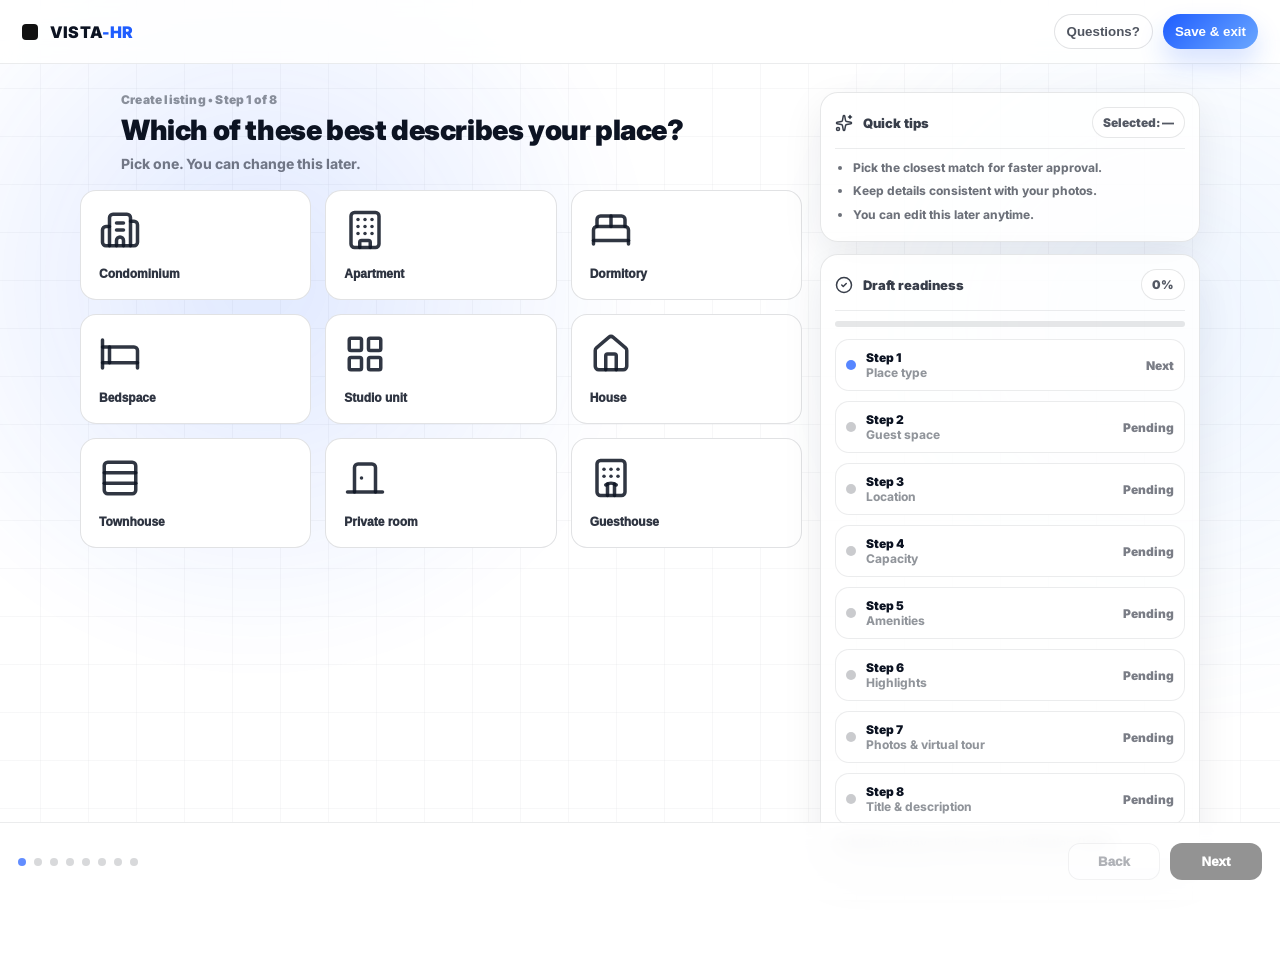
<file: PO-after-signup/listing-wizard/index.html>
<!DOCTYPE html>
<html lang="en">

<head>
    <meta charset="UTF-8" />
    <meta name="viewport" content="width=device-width, initial-scale=1.0" />
    <title>VISTA-HR | Create Listing</title>
    <link rel="icon" href="data:,">
    <link rel="preconnect" href="https://fonts.googleapis.com">
    <link rel="preconnect" href="https://fonts.gstatic.com" crossorigin>
    <link href="https://fonts.googleapis.com/css2?family=Inter:wght@400;600;800;900&display=swap" rel="stylesheet">
    <script src="vendor/lucide.min.js"></script>

    <link rel="stylesheet" href="wizard.css" />
    <link rel="stylesheet" href="transition.css" />
</head>


<body>

    <div class="bg" aria-hidden="true">
        <div class="bg-grid"></div>
        <div class="glow g1"></div>
        <div class="glow g2"></div>
    </div>

    <!--  header -->
    <header class="topbar">
        <div class="brand">
            <span class="logo-box"></span>
            <span class="brand-text">VISTA<span>-HR</span></span>
        </div>

        <div class="top-actions">
            <button class="chip" type="button" id="questionsBtn">Questions?</button>
            <button class="chip primary" type="button" id="saveExitBtn">Save & exit</button>
        </div>
    </header>

    <!-- Only center content swaps -->
    <main class="page">
        <div class="wizard-shell">
            <div class="stage stage-centered">

                <section class="panel panel-main" id="stepHost" data-transition-key="main">
                    <!-- injected sa mga steps-->
                </section>

                <aside class="panel-side" data-transition-key="side">
                    <div class="side-stack">

                        <section class="mini-card">
                            <div class="mini-head">
                                <div class="mini-title"><i data-lucide="sparkles"></i> Quick tips</div>
                                <div class="mini-pill" id="selectedPill">Selected: —</div>
                            </div>
                            <ul class="tips" id="guideTips">
                                <li>Pick the closest match for faster approval.</li>
                                <li>Keep details consistent with your photos.</li>
                                <li>You can edit this later anytime.</li>
                            </ul>
                        </section>

                        <section class="mini-card">
                            <div class="mini-head">
                                <div class="mini-title"><i data-lucide="check-circle-2"></i> Draft readiness</div>
                                <div class="mini-pill"><span id="percentLabel">0%</span></div>
                            </div>

                            <div class="progress-track">
                                <div class="bar" id="progressBar"></div>
                            </div>

                            <div class="checklist" id="sideChecklist"></div>

                            <div class="side-note">
                                Publishing stays <b>locked</b> until verification (later).
                            </div>
                        </section>

                    </div>
                </aside>

            </div>
        </div>
    </main>

    <!-- footer -->
    <footer class="bottombar">
        <div class="progress-bottom" id="dots"></div>
        <div class="nav">
            <button class="btn ghost" id="backBtn" type="button">Back</button>
            <button class="btn solid" id="nextBtn" type="button" disabled>Next</button>
        </div>
    </footer>

    <!-- Overlay (transition) to -->


    <!-- Core scripts naka in order para di magulo -->
    <script src="core/dom.js"></script>
    <script src="core/store.js"></script>
    <script src="core/sidepanel.js"></script>
    <script src="core/transition.js"></script>

    <script src="steps/step1_unit_category.js"></script>
    <script src="steps/step2_space_type.js"></script>
    <script src="steps/step3_location.js"></script>
    <script src="steps/step4_capacity.js"></script>
    <script src="steps/step5_amenities.js"></script>
    <script src="steps/step6_highlights.js"></script>
    <script src="steps/step7_photos.js"></script>
    <script src="steps/step8_details.js"></script>

    <script src="core/bg-motion.js"></script>
    <script src="core/router.js"></script>
    <script>lucide.createIcons();</script>
</body>

</html>
</file>
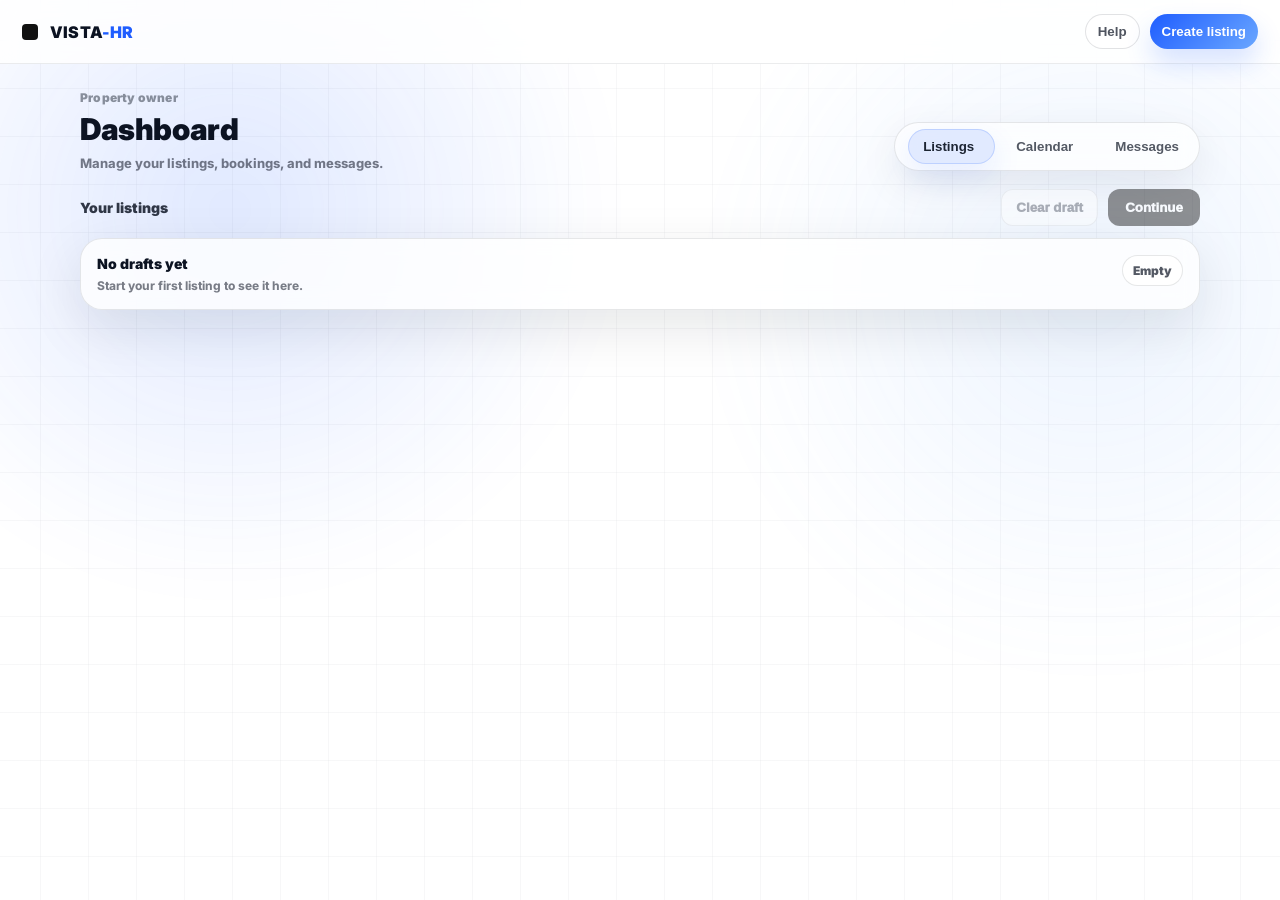
<file: Property-Owner/dashboard/property-owner-dashboard.html>
<!DOCTYPE html>
<html lang="en">

<head>
    <meta charset="UTF-8" />
    <meta name="viewport" content="width=device-width,initial-scale=1.0" />
    <title>VISTA-HR | Property Owner Dashboard</title>

    <link rel="preconnect" href="https://fonts.googleapis.com">
    <link rel="preconnect" href="https://fonts.gstatic.com" crossorigin>
    <link href="https://fonts.googleapis.com/css2?family=Inter:wght@400;600;800;900&display=swap" rel="stylesheet">

    <!-- ✅ use local lucide to avoid unpkg 404 -->
    <script src="/PO-after-signup/listing-wizard/vendor/lucide.min.js"></script>

    <!-- ✅ reuse wizard vibe -->
    <link rel="stylesheet" href="/PO-after-signup/listing-wizard/wizard.css" />
    <link rel="stylesheet" href="/Property-Owner/dashboard/property-owner-dashboard.css" />

</head>

<body>
    <!-- BG (same vibe) -->
    <div class="bg" aria-hidden="true">
        <div class="bg-grid"></div>
        <div class="glow g1"></div>
        <div class="glow g2"></div>
    </div>

    <header class="topbar">
        <div class="brand">
            <span class="logo-box"></span>
            <span class="brand-text">VISTA<span>-HR</span></span>
        </div>

        <div class="top-actions">
            <button class="chip" id="btnHelp" type="button">Help</button>
            <button class="chip primary" id="btnNewListing" type="button">Create listing</button>
        </div>
    </header>

    <main class="dash">
        <div class="dashShell">
            <div class="dashHead">
                <div>
                    <div class="dashKicker">Property owner</div>
                    <h1 class="dashTitle">Dashboard</h1>
                    <p class="dashSub">Manage your listings, bookings, and messages.</p>
                </div>

                <div class="dashTabs" role="tablist">
                    <button class="dashTab isActive" data-tab="listings" type="button">
                        <i data-lucide="home"></i><span>Listings</span>
                    </button>
                    <button class="dashTab" data-tab="calendar" type="button">
                        <i data-lucide="calendar-days"></i><span>Calendar</span>
                    </button>
                    <button class="dashTab" data-tab="messages" type="button">
                        <i data-lucide="messages-square"></i><span>Messages</span>
                    </button>
                    <span class="dashIndicator" id="dashIndicator"></span>
                </div>
            </div>

            <!-- Listings -->
            <section class="dashPanel isActive" id="tab-listings">
                <div class="panelTop">
                    <div class="panelTitle">Your listings</div>
                    <div class="panelActions">
                        <button class="btn ghost" id="btnClearDraft" type="button">Clear draft</button>
                        <button class="btn solid" id="btnContinue" type="button">Continue</button>
                    </div>
                </div>

                <div class="listingGrid" id="listingGrid"></div>
            </section>

            <!-- Calendar -->
            <section class="dashPanel" id="tab-calendar">
                <div class="emptyState">
                    <div class="emptyIcon"><i data-lucide="calendar-days"></i></div>
                    <div class="emptyTitle">Calendar (next)</div>
                    <div class="emptySub">We’ll show booked dates per listing here (mock first, backend later).</div>
                </div>
            </section>

            <!-- Messages -->
            <section class="dashPanel" id="tab-messages">
                <div class="emptyState">
                    <div class="emptyIcon"><i data-lucide="messages-square"></i></div>
                    <div class="emptyTitle">Messages (next)</div>
                    <div class="emptySub">We’ll add inbox + chat UI here (mock first, realtime later).</div>
                </div>
            </section>
        </div>
    </main>

    <!-- ✅ IMPORTANT: load the same store.js used by wizard -->
    <!-- lucide (LOCAL) -->
    <script src="/PO-after-signup/listing-wizard/vendor/lucide.min.js"></script>

    <!-- IMPORTANT: load ListingStore -->
    <script src="/PO-after-signup/listing-wizard/core/store.js"></script>
    <script src="property-owner-dashboard.js"></script>


    </script>
</body>

</html>
</file>
<file: PO-after-signup/listing-wizard/wizard.css>
:root {
    --ink: #0c1322;
    --muted: rgba(12, 19, 34, .60);
    --muted2: rgba(12, 19, 34, .45);
    --line: rgba(12, 19, 34, .10);
    --blue: #1f5dff;
    --blue2: #6aa7ff;

    --radius-xl: 22px;
    --radius-lg: 18px;
    --radius-md: 14px;

    --shadow: 0 18px 55px rgba(12, 19, 34, .10);
    --shadow2: 0 12px 30px rgba(12, 19, 34, .10);
}

* {
    box-sizing: border-box;
}

html,
body {
    height: 100%;
}

body {
    margin: 0;
    font-family: Inter, system-ui, -apple-system, Segoe UI, Roboto, Arial;
    color: var(--ink);
    background: #fff;
}

/* ===== Background (same feel as PO_welcome) ===== */
.bg {
    position: fixed;
    inset: 0;
    z-index: -1;
    overflow: hidden;
}

/* ✅ Support both markup variants:
   - old: .bg-grid
   - current HTML: .grid
*/
.bg .bg-grid,
.bg .grid {
    position: absolute;
    inset: -200px;
    background-image:
        linear-gradient(to right, rgba(12, 19, 34, .06) 1px, transparent 1px),
        linear-gradient(to bottom, rgba(12, 19, 34, .06) 1px, transparent 1px);
    background-size: 48px 48px;
    transform: translateZ(0);
    opacity: .55;
}

.bg .glow {
    position: absolute;
    width: 900px;
    height: 900px;
    border-radius: 999px;
    filter: blur(40px);
    opacity: .22;
}

.bg .g1 {
    left: -220px;
    top: -240px;
    background: radial-gradient(circle, rgba(31, 93, 255, .65), transparent 60%);
}

.bg .g2 {
    right: -260px;
    top: -160px;
    background: radial-gradient(circle, rgba(106, 167, 255, .55), transparent 60%);
}

/* =========================
   BACKGROUND MOTION (glows)
   ========================= */

/* smoother perf */
.bg .glow {
    will-change: transform, opacity;
    transform: translate3d(0, 0, 0);
}

/* big slow float */
.bg .g1 {
    animation: float-g1 12s ease-in-out infinite;
}

.bg .g2 {
    animation: float-g2 14s ease-in-out infinite;
}

/* gentle pulse (optional but nice) */
.bg .glow {
    animation-name: pulse-soft;
    animation-duration: 6s;
    animation-timing-function: ease-in-out;
    animation-iteration-count: infinite;
    animation-direction: alternate;
}

/* combine float + pulse */
.bg .g1 {
    animation: float-g1 12s ease-in-out infinite, pulse-soft 6s ease-in-out infinite alternate;
}

.bg .g2 {
    animation: float-g2 14s ease-in-out infinite, pulse-soft 7s ease-in-out infinite alternate;
}

@keyframes float-g1 {
    0% {
        transform: translate3d(0, 0, 0) scale(1);
    }

    50% {
        transform: translate3d(60px, 40px, 0) scale(1.03);
    }

    100% {
        transform: translate3d(0, 0, 0) scale(1);
    }
}

@keyframes float-g2 {
    0% {
        transform: translate3d(0, 0, 0) scale(1);
    }

    50% {
        transform: translate3d(-70px, 55px, 0) scale(1.04);
    }

    100% {
        transform: translate3d(0, 0, 0) scale(1);
    }
}

@keyframes pulse-soft {
    0% {
        opacity: .18;
    }

    100% {
        opacity: .26;
    }
}

/* accessibility: respect reduced motion */
@media (prefers-reduced-motion: reduce) {

    .bg .g1,
    .bg .g2,
    .bg .glow {
        animation: none !important;
    }
}

/* ===== Topbar ===== */
.topbar {
    height: 64px;
    display: flex;
    align-items: center;
    justify-content: space-between;
    padding: 0 22px;
    border-bottom: 1px solid rgba(12, 19, 34, .08);
    background: rgba(255, 255, 255, .82);
    backdrop-filter: blur(10px);
    position: sticky;
    top: 0;
    z-index: 30;
}

.brand {
    display: flex;
    align-items: center;
    gap: 12px;
}

.logo-box {
    width: 16px;
    height: 16px;
    border-radius: 4px;
    background: #111;
}

.brand-text {
    font-weight: 900;
    letter-spacing: .2px;
}

.brand-text span {
    color: var(--blue);
}

.top-actions {
    display: flex;
    gap: 10px;
}

.chip {
    border: 1px solid rgba(12, 19, 34, .12);
    background: #fff;
    padding: 9px 12px;
    border-radius: 999px;
    font-weight: 800;
    color: rgba(12, 19, 34, .72);
    cursor: pointer;
    transition: transform .14s ease, box-shadow .14s ease, border-color .14s ease;
}

.chip:hover {
    transform: translateY(-1px);
    border-color: rgba(31, 93, 255, .22);
    box-shadow: 0 12px 22px rgba(12, 19, 34, .08);
}

.chip.primary {
    background: linear-gradient(135deg, var(--blue), var(--blue2));
    border: none;
    color: #fff;
    box-shadow: 0 14px 26px rgba(31, 93, 255, .18);
}

/* ===== Page layout ===== */
.page {
    min-height: calc(100vh - 64px - 78px);
    display: flex;
    align-items: center;
    justify-content: center;
    padding: 28px 18px;
}

.wizard-shell {
    width: min(1120px, 96vw);
    margin: 0 auto;
}

.stage {
    display: grid;
    gap: 18px;
}

.stage-centered {
    grid-template-columns: minmax(560px, 1fr) 380px;
    align-items: start;
}

/* ===== Panels ===== */
.panel {
    border-radius: var(--radius-xl);
    border: 1px solid rgba(12, 19, 34, .10);
    background: linear-gradient(180deg, rgba(255, 255, 255, .92), rgba(245, 248, 255, .88));
    box-shadow: var(--shadow);
    backdrop-filter: blur(10px);
    transition: transform .18s ease, box-shadow .18s ease;
}

/* Airbnb-like: main step area is NOT a card */
.panel.panel-main {
    background: transparent;
    border: none;
    box-shadow: none;
    backdrop-filter: none;
    padding: 0;
}

.panel.panel-main:hover {
    transform: none;
    box-shadow: none;
}

.panel:hover {
    transform: translateY(-3px);
    box-shadow: 0 22px 65px rgba(12, 19, 34, .13);
}

.panel-main {
    padding: 18px;
}

.panel-side {
    background: transparent;
    border: none;
    box-shadow: none;
}

.panel-side:hover {
    transform: none;
    box-shadow: none;
}

.panel-head {
    padding-bottom: 12px;
    border-bottom: 1px solid rgba(12, 19, 34, .08);
    margin-bottom: 14px;
}

.panel-kicker {
    font-size: 12px;
    font-weight: 900;
    color: rgba(12, 19, 34, .52);
    letter-spacing: .2px;
    margin-bottom: 6px;
}

/* ===== Airbnb-style step header ===== */
.step-header {
    margin-bottom: 18px;
}

.step-kicker {
    font-size: 12px;
    font-weight: 900;
    color: rgba(12, 19, 34, .45);
    letter-spacing: .2px;
    margin-bottom: 6px;
}

.step-title {
    margin: 0;
    font-size: 28px;
    font-weight: 950;
    letter-spacing: -.4px;
    color: var(--ink);
}

.step-sub {
    margin: 8px 0 0;
    font-size: 14px;
    font-weight: 750;
    color: rgba(12, 19, 34, .55);
}

.title {
    margin: 0;
    font-size: 22px;
    font-weight: 950;
    letter-spacing: -.3px;
}

.sub {
    margin: 10px 0 0;
    color: rgba(12, 19, 34, .55);
    font-weight: 750;
    font-size: 13px;
}

/* ===== Cards grid ===== */
.grid {
    margin-top: 14px;
    display: grid;
    grid-template-columns: repeat(3, 1fr);
    gap: 14px;
}

.grid-2 {
    grid-template-columns: repeat(2, 1fr);
}

.card {
    border: 1px solid rgba(12, 19, 34, .12);
    border-radius: 16px;
    padding: 12px 12px;
    background: #fff;
    text-align: left;
    cursor: pointer;
    transition: transform .16s ease, box-shadow .16s ease, border-color .16s ease;
    min-height: 84px;
    display: flex;
    flex-direction: column;
    justify-content: center;
    gap: 6px;
}

.card:hover {
    transform: translateY(-2px);
    box-shadow: var(--shadow2);
    border-color: rgba(31, 93, 255, .22);
}

.card.selected {
    border-color: rgba(31, 93, 255, .55);
    box-shadow: 0 18px 45px rgba(31, 93, 255, .14);
}

.card .card-ic {
    width: 30px;
    height: 30px;
    margin-bottom: 6px;
    color: rgba(12, 19, 34, .85);
    display: block;
}

.card .label {
    font-weight: 950;
    font-size: 12px;
    color: rgba(12, 19, 34, .86);
}

.card .desc {
    margin-top: 4px;
    font-size: 12px;
    font-weight: 750;
    color: rgba(12, 19, 34, .55);
    line-height: 1.35;
}

/* Step 1: bigger icons to utilize space */
#typeGrid .card {
    padding: 18px;
    min-height: 104px;
    display: flex;
    flex-direction: column;
    justify-content: center;
    gap: 8px;
}

#typeGrid .card-ic {
    width: 42px;
    height: 42px;
    margin-bottom: 8px;
}

/* ===== Side stack ===== */
.side-stack {
    display: grid;
    gap: 12px;
    position: sticky;
    top: 88px;
}

.mini-card {
    border-radius: var(--radius-lg);
    border: 1px solid rgba(12, 19, 34, .10);
    background: rgba(255, 255, 255, .86);
    box-shadow: 0 14px 40px rgba(12, 19, 34, .08);
    padding: 14px 14px 12px;
    transition: transform .16s ease, box-shadow .16s ease, border-color .16s ease;
}

.mini-card:hover {
    transform: translateY(-2px);
    border-color: rgba(31, 93, 255, .18);
    box-shadow: 0 18px 55px rgba(12, 19, 34, .11);
}

.mini-head {
    display: flex;
    align-items: center;
    justify-content: space-between;
    gap: 10px;
    padding-bottom: 10px;
    border-bottom: 1px solid rgba(12, 19, 34, .08);
    margin-bottom: 10px;
}

.mini-title {
    display: flex;
    align-items: center;
    gap: 10px;
    font-weight: 950;
    font-size: 13px;
    color: rgba(12, 19, 34, .82);
}

.mini-title svg {
    width: 18px;
    height: 18px;
}

.mini-pill {
    padding: 7px 10px;
    border-radius: 999px;
    border: 1px solid rgba(12, 19, 34, .10);
    background: rgba(255, 255, 255, .75);
    font-weight: 950;
    font-size: 12px;
    color: rgba(12, 19, 34, .70);
    white-space: nowrap;
}

.tips {
    margin: 8px 0 0;
    padding-left: 18px;
    color: rgba(12, 19, 34, .60);
    font-weight: 750;
    font-size: 12px;
    line-height: 1.45;
}

.tips li {
    margin: 6px 0;
}

/* readiness */
.progress-track {
    margin-top: 10px;
    height: 6px;
    background: rgba(12, 19, 34, .10);
    border-radius: 999px;
    overflow: hidden;
}

.bar {
    height: 100%;
    width: 0%;
    background: linear-gradient(135deg, var(--blue), var(--blue2));
    transition: width 380ms cubic-bezier(.2, .9, .2, 1);
}

.checklist {
    margin-top: 12px;
    display: grid;
    gap: 10px;
}

.cl-item {
    display: flex;
    align-items: center;
    justify-content: space-between;
    gap: 10px;
    padding: 10px 10px;
    border-radius: 14px;
    border: 1px solid rgba(12, 19, 34, .08);
    background: rgba(255, 255, 255, .70);
}

.cl-left {
    display: flex;
    align-items: center;
    gap: 10px;
}

.cl-dot {
    width: 10px;
    height: 10px;
    border-radius: 999px;
    background: rgba(12, 19, 34, .22);
}

.cl-text {
    display: flex;
    flex-direction: column;
}

.cl-t {
    font-weight: 950;
    font-size: 12px;
}

.cl-s {
    font-weight: 750;
    font-size: 12px;
    color: rgba(12, 19, 34, .45);
}

.cl-state {
    font-weight: 950;
    font-size: 12px;
    color: rgba(12, 19, 34, .55);
}

.cl-item.active .cl-dot {
    background: rgba(31, 93, 255, .75);
}

.cl-item.done .cl-dot {
    background: rgba(34, 197, 94, .80);
}

.cl-item.locked .cl-dot {
    background: rgba(12, 19, 34, .18);
}

.side-note {
    margin-top: 10px;
    font-size: 12px;
    font-weight: 750;
    color: rgba(12, 19, 34, .55);
}

/* ===== Footer ===== */
.bottombar {
    height: 78px;
    border-top: 1px solid rgba(12, 19, 34, .08);
    background: rgba(255, 255, 255, .82);
    backdrop-filter: blur(10px);
    display: flex;
    align-items: center;
    justify-content: space-between;
    padding: 0 18px;
    position: sticky;
    bottom: 0;
    z-index: 30;
}

.progress-bottom {
    display: flex;
    gap: 8px;
    align-items: center;
}

.dot {
    width: 8px;
    height: 8px;
    border-radius: 999px;
    background: rgba(12, 19, 34, .16);
}

.dot.active {
    background: rgba(31, 93, 255, .70);
}

.nav {
    display: flex;
    gap: 10px;
}

.btn {
    border-radius: 12px;
    padding: 10px 14px;
    font-weight: 950;
    cursor: pointer;
    border: 1px solid rgba(12, 19, 34, .12);
    background: #fff;
    color: rgba(12, 19, 34, .72);
    min-width: 92px;
    transition: transform .15s ease, filter .15s ease, border-color .15s ease;
}

.btn:disabled {
    opacity: .45;
    cursor: not-allowed;
    transform: none;
}

.btn.ghost:hover {
    border-color: rgba(31, 93, 255, .22);
    transform: translateY(-1px);
}

.btn.solid {
    border: none;
    color: #fff;
    background: #111;
}

.btn.solid:hover {
    filter: brightness(1.05);
    transform: translateY(-1px);
}

@media (max-width: 980px) {
    .page {
        align-items: flex-start;
    }

    .stage-centered {
        grid-template-columns: 1fr;
    }

    .side-stack {
        position: static;
    }

    .grid {
        grid-template-columns: repeat(2, 1fr);
    }
}

/* ===============================
   STEP 2 – FORCE ROW LAYOUT
   =============================== */

#spaceGrid {
    display: grid;
    grid-template-columns: 1fr !important;
    gap: 14px;
}

/* constrain width like Airbnb */
#stepHost .step-header,
#spaceGrid {
    max-width: 640px;
    margin-left: auto;
    margin-right: auto;
}

#spaceGrid .card {
    display: flex;
    align-items: center;
    justify-content: space-between;
    padding: 18px 20px;
    min-height: 96px;
    text-align: left;
    flex-direction: row !important;
    border-radius: 14px;
}

#spaceGrid .card .label {
    font-size: 15px;
}

#spaceGrid .card .desc {
    font-size: 13px;
    line-height: 1.45;
}

#spaceGrid .card-ic {
    width: 34px;
    height: 34px;
}

/* ===============================
   ICON MICRO-ANIMATION (ON SELECT)
   =============================== */
.card-ic {
    transition: transform 260ms cubic-bezier(.2, .9, .2, 1), color 200ms ease;
    transform-origin: center;
}

.card.selected .card-ic {
    animation: icon-pop 360ms cubic-bezier(.2, .9, .2, 1);
}

@keyframes icon-pop {
    0% {
        transform: scale(1);
    }

    40% {
        transform: scale(1.18) rotate(-4deg);
    }

    70% {
        transform: scale(0.96) rotate(2deg);
    }

    100% {
        transform: scale(1);
    }
}

/* =========================
   (Optional legacy) Location map styles
   If you re-enable maps later
   ========================= */
.loc-stage {
    max-width: 820px;
    margin: 0 auto;
}

.loc-map {
    position: relative;
    border-radius: 18px;
    overflow: hidden;
    border: 1px solid rgba(12, 19, 34, .10);
    background: rgba(255, 255, 255, .65);
}

.map-canvas {
    height: 430px;
}

.map-placeholder {
    height: 100%;
    display: flex;
    flex-direction: column;
    align-items: center;
    justify-content: center;
    gap: 8px;
    color: rgba(12, 19, 34, .65);
}

.map-placeholder.small {
    font-size: 12px;
}

.mp-title {
    font-weight: 900;
    color: rgba(12, 19, 34, .82);
}

.mp-sub {
    max-width: 460px;
    text-align: center;
    font-weight: 650;
}

.loc-searchbar {
    position: absolute;
    left: 18px;
    right: 18px;
    top: 18px;
    display: flex;
    align-items: center;
    gap: 10px;
    padding: 12px 14px;
    border-radius: 999px;
    border: 1px solid rgba(12, 19, 34, .10);
    background: rgba(255, 255, 255, .92);
    box-shadow: 0 18px 40px rgba(12, 19, 34, .10);
}

.loc-ic {
    width: 18px;
    height: 18px;
    opacity: .9;
}

.loc-input {
    flex: 1;
    border: none;
    outline: none;
    background: transparent;
    font-weight: 750;
    font-size: 14px;
}

/* ✅ IMPORTANT: scope the old "field with border-bottom" ONLY to loc-form */
.loc-form .field {
    display: flex;
    flex-direction: column;
    gap: 8px;
    padding: 10px 0;
    border-bottom: 1px solid rgba(12, 19, 34, .08);
}

.loc-form .field:last-child {
    border-bottom: none;
}

/* =========================
   Step 3 form polish (FINAL)
   ========================= */

.formCard {
    background: rgba(255, 255, 255, .78);
    border: 1px solid var(--line);
    border-radius: var(--radius-xl);
    box-shadow: var(--shadow);
    padding: 22px;
    backdrop-filter: blur(10px);
}

/* grid layout */
.formGrid {
    display: grid;
    grid-template-columns: 1fr 1fr;
    gap: 18px;
}

.field {
    display: flex;
    flex-direction: column;
    gap: 8px;
}

.field.full {
    grid-column: 1 / -1;
}

.labelRow {
    display: flex;
    align-items: center;
    gap: 10px;
}

.field label {
    font-size: 12px;
    font-weight: 700;
    color: var(--muted);
}

.field input,
.field select {
    width: 100%;
    padding: 14px 14px;
    border-radius: 14px;
    border: 1px solid rgba(12, 19, 34, .14);
    background: rgba(255, 255, 255, .92);
    color: var(--ink);
    font: inherit;
    outline: none;
    transition: border-color .18s ease, box-shadow .18s ease, transform .18s ease;
}

.field input:hover,
.field select:hover {
    transform: translateY(-1px);
    border-color: rgba(12, 19, 34, .18);
}

.field input:focus,
.field select:focus {
    border-color: rgba(31, 93, 255, .65);
    box-shadow: 0 0 0 4px rgba(31, 93, 255, .12);
    transform: translateY(-1px);
}

/* ✅ Custom select wrapper (cleaner + chevron animation) */
.selectWrap {
    position: relative;
}

.selectWrap select {
    appearance: none;
    -webkit-appearance: none;
    padding-right: 52px;
    cursor: pointer;
}

/* Chevron */
.selectWrap::after {
    content: "";
    position: absolute;
    right: 18px;
    top: 50%;
    width: 10px;
    height: 10px;
    border-right: 2px solid rgba(12, 19, 34, .55);
    border-bottom: 2px solid rgba(12, 19, 34, .55);
    transform: translateY(-50%) rotate(45deg);
    pointer-events: none;
    transition: transform .18s ease, opacity .18s ease;
    opacity: .85;
}

.selectWrap:focus-within::after {
    transform: translateY(-50%) rotate(225deg);
    opacity: 1;
}

/* Divider */
.divider.full {
    height: 1px;
    background: rgba(12, 19, 34, .08);
    margin: 4px 0;
}

/* Preview */
.previewTitle {
    font-weight: 900;
    font-size: 12px;
    color: rgba(12, 19, 34, .70);
}

.previewLine {
    font-weight: 850;
    margin-top: 6px;
    color: rgba(12, 19, 34, .90);
}

.previewHint {
    margin-top: 4px;
    font-size: 12px;
    color: rgba(12, 19, 34, .55);
}

/* Tooltip icon (Metro Manila scope) */
.hintIcon {
    width: 18px;
    height: 18px;
    border-radius: 999px;
    border: 1px solid rgba(12, 19, 34, .14);
    display: inline-flex;
    align-items: center;
    justify-content: center;
    font-size: 12px;
    font-weight: 800;
    color: rgba(12, 19, 34, .55);
    cursor: help;
    position: relative;
    transition: transform .18s ease, border-color .18s ease, color .18s ease;
}

.hintIcon:hover,
.hintIcon:focus {
    transform: translateY(-1px);
    border-color: rgba(31, 93, 255, .35);
    color: rgba(31, 93, 255, .85);
    outline: none;
}

.hintIcon::after {
    content: attr(data-tip);
    position: absolute;
    left: 50%;
    top: -10px;
    transform: translate(-50%, -100%);
    width: 270px;
    padding: 10px 12px;
    border-radius: 12px;
    background: rgba(12, 19, 34, .92);
    color: rgba(255, 255, 255, .92);
    font-size: 12px;
    line-height: 1.35;
    box-shadow: 0 16px 40px rgba(12, 19, 34, .22);
    opacity: 0;
    pointer-events: none;
    transition: opacity .16s ease, transform .16s ease;
}

.hintIcon::before {
    content: "";
    position: absolute;
    left: 50%;
    top: -10px;
    transform: translate(-50%, -2px);
    border: 8px solid transparent;
    border-top-color: rgba(12, 19, 34, .92);
    opacity: 0;
    transition: opacity .16s ease;
}

.hintIcon:hover::after,
.hintIcon:focus::after {
    opacity: 1;
    transform: translate(-50%, -110%);
}

.hintIcon:hover::before,
.hintIcon:focus::before {
    opacity: 1;
}

@media (max-width: 980px) {
    .formGrid {
        grid-template-columns: 1fr;
    }
}

/* Bg moving blobs by JS */
.bg .glow {
    will-change: transform;
    transform: translate3d(0, 0, 0);
}

@media (prefers-reduced-motion: reduce) {
    .bg .glow {
        transform: none !important;
    }
}


/* ===== Step 4 – Capacity ===== */
.capCard {
    max-width: 640px;
    margin: 0 auto;
}

.cap-row {
    display: flex;
    justify-content: space-between;
    align-items: center;
    padding: 18px 0;
    border-bottom: 1px solid rgba(0, 0, 0, .08);
}

.cap-row:last-child {
    border-bottom: none;
}

.cap-left {
    max-width: 60%;
}

.cap-title {
    font-weight: 900;
}

.cap-sub {
    font-size: 12px;
    color: rgba(0, 0, 0, .55);
    margin-top: 4px;
}

.cap-right {
    display: flex;
    flex-direction: column;
    align-items: flex-end;
    gap: 6px;
}

.cap-value {
    font-weight: 800;
}

.cap-stepper {
    display: flex;
    align-items: center;
    gap: 12px;
}

.step-btn {
    width: 34px;
    height: 34px;
    border-radius: 50%;
    border: 1px solid rgba(0, 0, 0, .14);
    background: #fff;
    font-size: 18px;
    cursor: pointer;
}

.step-val {
    min-width: 32px;
    text-align: center;
    font-weight: 800;
}

/* placeholder readable */
.formCard input::placeholder,
.field input::placeholder {
    color: rgba(12, 19, 34, .45);
}

/* keep background stable on hover */
.formCard input:hover,
.formCard select:hover,
.field input:hover,
.field select:hover {
    background: rgba(255, 255, 255, .92);
}

/* =========================
   Step 4: +/- hover polish
   ========================= */
.qtyBtn {
    position: relative;
    overflow: hidden;
    transition: transform .14s ease, box-shadow .14s ease, border-color .14s ease, background .14s ease;
}

.qtyBtn:hover {
    transform: translateY(-1px) scale(1.04);
    border-color: rgba(31, 93, 255, .28);
    box-shadow: 0 12px 24px rgba(12, 19, 34, .10);
}

.qtyBtn:active {
    transform: translateY(0) scale(.98);
    box-shadow: 0 8px 16px rgba(12, 19, 34, .10);
}

/* subtle shine sweep */
.qtyBtn::after {
    content: "";
    position: absolute;
    inset: -40% -60%;
    background: linear-gradient(120deg, transparent 35%, rgba(31, 93, 255, .12), transparent 65%);
    transform: translateX(-40%) rotate(10deg);
    opacity: 0;
    transition: opacity .18s ease, transform .28s ease;
    pointer-events: none;
}

.qtyBtn:hover::after {
    opacity: 1;
    transform: translateX(40%) rotate(10deg);
}

/* =========================
   Step 4: Bathrooms title row
   ========================= */
.cap-titleRow {
    display: flex;
    align-items: center;
    gap: 10px;
}

/* tooltip icon (re-use your style but tuned for Step 4 spacing) */
.cap-titleRow .hintIcon {
    width: 18px;
    height: 18px;
    border-radius: 999px;
    border: 1px solid rgba(12, 19, 34, .14);
    display: inline-flex;
    align-items: center;
    justify-content: center;
    font-size: 12px;
    font-weight: 900;
    color: rgba(12, 19, 34, .55);
    background: rgba(255, 255, 255, .85);
    cursor: help;
    position: relative;
    transition: transform .18s ease, border-color .18s ease, color .18s ease;
}

.cap-titleRow .hintIcon:hover,
.cap-titleRow .hintIcon:focus {
    transform: translateY(-1px);
    border-color: rgba(31, 93, 255, .35);
    color: rgba(31, 93, 255, .85);
    outline: none;
}

.cap-titleRow .hintIcon::after {
    content: attr(data-tip);
    position: absolute;
    left: 50%;
    top: -10px;
    transform: translate(-50%, -100%);
    width: 280px;
    padding: 10px 12px;
    border-radius: 12px;
    background: rgba(12, 19, 34, .92);
    color: rgba(255, 255, 255, .92);
    font-size: 12px;
    line-height: 1.35;
    box-shadow: 0 16px 40px rgba(12, 19, 34, .22);
    opacity: 0;
    pointer-events: none;
    transition: opacity .16s ease, transform .16s ease;
    z-index: 50;
}

.cap-titleRow .hintIcon::before {
    content: "";
    position: absolute;
    left: 50%;
    top: -10px;
    transform: translate(-50%, -2px);
    border: 8px solid transparent;
    border-top-color: rgba(12, 19, 34, .92);
    opacity: 0;
    transition: opacity .16s ease;
    z-index: 51;
}

.cap-titleRow .hintIcon:hover::after,
.cap-titleRow .hintIcon:focus::after {
    opacity: 1;
    transform: translate(-50%, -112%);
}

.cap-titleRow .hintIcon:hover::before,
.cap-titleRow .hintIcon:focus::before {
    opacity: 1;
}

/* =========================
   STEP 5 – Amenities (Tabs)
   ========================= */
.amenShell {
    max-width: 720px;
    margin: 0 auto;
}

.amenTabs {
    position: relative;
    display: grid;
    grid-template-columns: repeat(3, 1fr);
    gap: 8px;
    padding: 6px;
    border-radius: 999px;
    border: 1px solid rgba(12, 19, 34, .10);
    background: rgba(255, 255, 255, .72);
    box-shadow: 0 14px 34px rgba(12, 19, 34, .08);
    backdrop-filter: blur(10px);
}

.amenTab {
    position: relative;
    z-index: 2;
    border: none;
    background: transparent;
    padding: 10px 12px;
    border-radius: 999px;
    font-weight: 950;
    font-size: 12px;
    color: rgba(12, 19, 34, .62);
    cursor: pointer;
    transition: transform .14s ease, color .14s ease;
}

.amenTab:hover {
    transform: translateY(-1px);
    color: rgba(12, 19, 34, .80);
}

.amenTab.isActive {
    color: rgba(12, 19, 34, .90);
}

.amenIndicator {
    position: absolute;
    inset: 6px auto 6px 6px;
    width: 33%;
    border-radius: 999px;
    background: rgba(255, 255, 255, .90);
    box-shadow: 0 16px 40px rgba(12, 19, 34, .10);
    border: 1px solid rgba(12, 19, 34, .08);
    transition: transform 420ms cubic-bezier(.2, .9, .2, 1), width 420ms cubic-bezier(.2, .9, .2, 1);
    z-index: 1;
}

.amenPanel {
    margin-top: 14px;
}

.amenMeta {
    display: flex;
    flex-direction: column;
    gap: 6px;
    margin: 14px 0 10px;
}

.amenTitle {
    font-weight: 950;
    font-size: 14px;
    color: rgba(12, 19, 34, .90);
}

.amenHint {
    font-weight: 750;
    font-size: 12px;
    color: rgba(12, 19, 34, .55);
}

/* Amenity cards: reuse your .card but tighten spacing */
.amenCard {
    min-height: 92px;
}

.amenCard .card-ic {
    width: 34px;
    height: 34px;
}

/* footer */
.amenFooter {
    margin-top: 12px;
    display: flex;
    align-items: center;
    justify-content: space-between;
    gap: 10px;
    padding-top: 12px;
    border-top: 1px solid rgba(12, 19, 34, .08);
}

.amenCount {
    font-weight: 900;
    color: rgba(12, 19, 34, .75);
}

.amenNote {
    font-weight: 750;
    font-size: 12px;
    color: rgba(12, 19, 34, .50);
}

/* =========================
   STEP 5 – Search + Scroll
   ========================= */
.amenTop {
    display: flex;
    align-items: flex-end;
    justify-content: space-between;
    gap: 14px;
    margin-top: 12px;
}

.amenSearch {
    flex: 0 0 320px;
    display: flex;
    align-items: center;
    gap: 10px;
    padding: 10px 12px;
    border-radius: 999px;
    border: 1px solid rgba(12, 19, 34, .10);
    background: rgba(255, 255, 255, .82);
    box-shadow: 0 12px 28px rgba(12, 19, 34, .08);
    backdrop-filter: blur(10px);
    transition: transform .14s ease, border-color .14s ease, box-shadow .14s ease;
}

.amenSearch:hover {
    transform: translateY(-1px);
    border-color: rgba(31, 93, 255, .18);
    box-shadow: 0 16px 36px rgba(12, 19, 34, .10);
}

.amenSearchIc {
    width: 18px;
    height: 18px;
    opacity: .75;
}

.amenSearchInput {
    flex: 1;
    border: none;
    outline: none;
    background: transparent;
    font-weight: 800;
    font-size: 13px;
    color: rgba(12, 19, 34, .85);
}

.amenSearchClear {
    width: 26px;
    height: 26px;
    border-radius: 999px;
    border: 1px solid rgba(12, 19, 34, .10);
    background: rgba(255, 255, 255, .85);
    cursor: pointer;
    font-weight: 900;
    line-height: 0;
    display: grid;
    place-items: center;
    opacity: .35;
    transition: transform .14s ease, opacity .14s ease, border-color .14s ease;
}

.amenSearchClear:hover {
    opacity: 1;
    transform: scale(1.05);
    border-color: rgba(31, 93, 255, .22);
}

/* This is the key: scroll area inside step (no page stretching) */
.amenScroll {
    margin-top: 10px;
    padding-right: 4px;
    /* space for scrollbar */
    overflow: auto;
    border-radius: 14px;
    /* fit inside viewport: header + tabs + footer are fixed/sticky */
    max-height: calc(100vh - 64px - 78px - 220px);
}

/* nice scrollbar */
.amenScroll::-webkit-scrollbar {
    width: 10px;
}

.amenScroll::-webkit-scrollbar-thumb {
    background: rgba(12, 19, 34, .16);
    border-radius: 999px;
    border: 2px solid rgba(255, 255, 255, .75);
}

.amenScroll::-webkit-scrollbar-thumb:hover {
    background: rgba(12, 19, 34, .22);
}

/* empty state */
.amenEmpty {
    border: 1px dashed rgba(12, 19, 34, .16);
    border-radius: 16px;
    background: rgba(255, 255, 255, .75);
    padding: 22px;
    text-align: center;
    color: rgba(12, 19, 34, .65);
}

.amenEmptyTitle {
    font-weight: 950;
    margin-bottom: 6px;
    color: rgba(12, 19, 34, .85);
}

.amenEmptySub {
    font-weight: 750;
    font-size: 12px;
    color: rgba(12, 19, 34, .55);
}

@media (max-width: 980px) {
    .amenTop {
        flex-direction: column;
        align-items: stretch;
    }

    .amenSearch {
        flex: 1 1 auto;
    }

    .amenScroll {
        max-height: calc(100vh - 64px - 78px - 260px);
    }
}


/* =========================
   STEP 6 – Highlights (chips)
   ========================= */
.hlShell {
    max-width: 720px;
    margin: 0 auto;
}

.hlTop {
    display: flex;
    align-items: center;
    justify-content: space-between;
    gap: 12px;
    margin-top: 12px;
    margin-bottom: 12px;
}

.hlSearch {
    flex: 1;
    max-width: 420px;
    display: flex;
    align-items: center;
    gap: 10px;
    padding: 10px 12px;
    border-radius: 999px;
    border: 1px solid rgba(12, 19, 34, .10);
    background: rgba(255, 255, 255, .82);
    box-shadow: 0 12px 28px rgba(12, 19, 34, .08);
    backdrop-filter: blur(10px);
    transition: transform .14s ease, border-color .14s ease, box-shadow .14s ease;
}

.hlSearch:hover {
    transform: translateY(-1px);
    border-color: rgba(31, 93, 255, .18);
    box-shadow: 0 16px 36px rgba(12, 19, 34, .10);
}

.hlSearchIc {
    width: 18px;
    height: 18px;
    opacity: .75;
}

.hlSearchInput {
    flex: 1;
    border: none;
    outline: none;
    background: transparent;
    font-weight: 800;
    font-size: 13px;
    color: rgba(12, 19, 34, .85);
}

.hlSearchClear {
    width: 26px;
    height: 26px;
    border-radius: 999px;
    border: 1px solid rgba(12, 19, 34, .10);
    background: rgba(255, 255, 255, .85);
    cursor: pointer;
    font-weight: 900;
    line-height: 0;
    display: grid;
    place-items: center;
    opacity: .35;
    transition: transform .14s ease, opacity .14s ease, border-color .14s ease;
}

.hlSearchClear:hover {
    opacity: 1;
    transform: scale(1.05);
    border-color: rgba(31, 93, 255, .22);
}

.hlCounter {
    font-weight: 950;
    font-size: 12px;
    color: rgba(12, 19, 34, .70);
    border: 1px solid rgba(12, 19, 34, .10);
    background: rgba(255, 255, 255, .70);
    padding: 9px 12px;
    border-radius: 999px;
}

.hlChips {
    display: flex;
    flex-wrap: wrap;
    gap: 10px;
    padding: 10px 4px;
}

.hlChip {
    border: 1px solid rgba(12, 19, 34, .12);
    background: rgba(255, 255, 255, .86);
    border-radius: 999px;
    padding: 10px 12px;
    display: flex;
    align-items: center;
    gap: 10px;
    cursor: pointer;
    font-weight: 900;
    font-size: 12px;
    color: rgba(12, 19, 34, .78);
    transition: transform .14s ease, box-shadow .14s ease, border-color .14s ease;
}

.hlChip:hover {
    transform: translateY(-1px);
    border-color: rgba(31, 93, 255, .22);
    box-shadow: 0 14px 30px rgba(12, 19, 34, .10);
}

.hlChip.selected {
    border-color: rgba(31, 93, 255, .55);
    box-shadow: 0 18px 45px rgba(31, 93, 255, .14);
}

.hlIc {
    width: 18px;
    height: 18px;
    opacity: .9;
}

.hlChip.selected .hlIc {
    animation: icon-pop 360ms cubic-bezier(.2, .9, .2, 1);
}

.hlChip.shake {
    animation: chip-shake 240ms ease;
}

@keyframes chip-shake {
    0% {
        transform: translateX(0);
    }

    30% {
        transform: translateX(-3px);
    }

    60% {
        transform: translateX(3px);
    }

    100% {
        transform: translateX(0);
    }
}

.hlNote {
    margin-top: 8px;
    font-weight: 750;
    font-size: 12px;
    color: rgba(12, 19, 34, .55);
}


/* =========================
   STEP 7 – Photos
   ========================= */
.photoShell {
    max-width: 820px;
    margin: 0 auto;
    display: grid;
    gap: 14px;
}

.uploadZone {
    border-radius: 18px;
    border: 1px dashed rgba(12, 19, 34, .18);
    background: rgba(255, 255, 255, .75);
    box-shadow: 0 16px 40px rgba(12, 19, 34, .06);
    padding: 18px;
    display: flex;
    flex-direction: column;
    gap: 12px;
    cursor: pointer;
    transition: transform .14s ease, border-color .14s ease, box-shadow .14s ease;
}

.uploadZone:hover {
    transform: translateY(-1px);
    border-color: rgba(31, 93, 255, .28);
    box-shadow: 0 20px 55px rgba(12, 19, 34, .08);
}

.uploadZone.drag {
    border-color: rgba(31, 93, 255, .55);
    background: rgba(31, 93, 255, .06);
}

.uzTop {
    display: flex;
    align-items: center;
    gap: 12px;
}

.uzIc {
    width: 22px;
    height: 22px;
    opacity: .85;
}

.uzTitle {
    font-weight: 950;
}

.uzSub {
    font-weight: 750;
    font-size: 12px;
    color: rgba(12, 19, 34, .55);
    margin-top: 3px;
}

.uzBtn {
    align-self: flex-start;
    border-radius: 12px;
    padding: 10px 12px;
    font-weight: 950;
    border: 1px solid rgba(12, 19, 34, .12);
    background: #fff;
    cursor: pointer;
    transition: transform .14s ease, border-color .14s ease, box-shadow .14s ease;
}

.uzBtn:hover {
    transform: translateY(-1px);
    border-color: rgba(31, 93, 255, .22);
    box-shadow: 0 14px 30px rgba(12, 19, 34, .10);
}

.uzMeta {
    font-size: 12px;
    font-weight: 750;
    color: rgba(12, 19, 34, .55);
    display: flex;
    gap: 10px;
    align-items: center;
}

.dotSep {
    opacity: .5;
}

.thumbGrid {
    display: grid;
    grid-template-columns: repeat(3, 1fr);
    gap: 12px;
}

.thumb {
    position: relative;
    border-radius: 16px;
    overflow: hidden;
    border: 1px solid rgba(12, 19, 34, .10);
    background: rgba(255, 255, 255, .9);
    box-shadow: 0 14px 35px rgba(12, 19, 34, .08);
    transition: transform .14s ease, box-shadow .14s ease;
}

.thumb:hover {
    transform: translateY(-2px);
    box-shadow: 0 18px 45px rgba(12, 19, 34, .10);
}

.thumb img {
    width: 100%;
    height: 170px;
    object-fit: cover;
    display: block;
}

.coverTag {
    position: absolute;
    left: 10px;
    top: 10px;
    padding: 6px 10px;
    border-radius: 999px;
    background: rgba(12, 19, 34, .88);
    color: rgba(255, 255, 255, .92);
    font-weight: 950;
    font-size: 12px;
    z-index: 2;
}

.thumbBar {
    display: flex;
    justify-content: space-between;
    gap: 10px;
    padding: 10px;
}

.tBtn {
    flex: 1;
    border-radius: 12px;
    padding: 9px 10px;
    font-weight: 950;
    font-size: 12px;
    border: 1px solid rgba(12, 19, 34, .12);
    background: #fff;
    cursor: pointer;
    transition: transform .14s ease, border-color .14s ease, box-shadow .14s ease;
}

.tBtn:hover {
    transform: translateY(-1px);
    border-color: rgba(31, 93, 255, .22);
    box-shadow: 0 12px 26px rgba(12, 19, 34, .10);
}

.tBtn.danger:hover {
    border-color: rgba(239, 68, 68, .35);
}

.vtCard {
    border-radius: 18px;
    border: 1px solid rgba(12, 19, 34, .10);
    background: rgba(255, 255, 255, .78);
    box-shadow: 0 14px 40px rgba(12, 19, 34, .08);
    padding: 14px;
}

.vtHead {
    display: flex;
    align-items: center;
    justify-content: space-between;
    gap: 12px;
}

.vtTitle {
    font-weight: 950;
}

.vtSub {
    font-weight: 750;
    font-size: 12px;
    color: rgba(12, 19, 34, .55);
    margin-top: 2px;
}

.vtToggle {
    width: 46px;
    height: 28px;
    border-radius: 999px;
    border: 1px solid rgba(12, 19, 34, .12);
    background: rgba(12, 19, 34, .10);
    cursor: pointer;
    position: relative;
    transition: background .16s ease, border-color .16s ease;
}

.vtToggle .vtKnob {
    position: absolute;
    top: 50%;
    left: 3px;
    width: 22px;
    height: 22px;
    border-radius: 999px;
    background: #fff;
    transform: translateY(-50%);
    transition: transform .18s cubic-bezier(.2, .9, .2, 1);
}

.vtToggle.on {
    background: rgba(31, 93, 255, .28);
    border-color: rgba(31, 93, 255, .22);
}

.vtToggle.on .vtKnob {
    transform: translate(18px, -50%);
}

.vtBody {
    margin-top: 12px;
}

.vtLabel {
    display: block;
    font-size: 12px;
    font-weight: 850;
    color: rgba(12, 19, 34, .60);
    margin-bottom: 8px;
}

.vtInput {
    width: 100%;
    height: 44px;
    border-radius: 14px;
    border: 1px solid rgba(12, 19, 34, .14);
    background: rgba(255, 255, 255, .92);
    padding: 0 14px;
    font-weight: 750;
    outline: none;
    transition: border-color .18s ease, box-shadow .18s ease, transform .18s ease;
}

.vtInput:focus {
    border-color: rgba(31, 93, 255, .65);
    box-shadow: 0 0 0 4px rgba(31, 93, 255, .12);
    transform: translateY(-1px);
}

.vtHint {
    margin-top: 8px;
    font-size: 12px;
    font-weight: 750;
    color: rgba(12, 19, 34, .55);
}

@media (max-width: 980px) {
    .thumbGrid {
        grid-template-columns: repeat(2, 1fr);
    }
}


/* =========================
   STEP 8 – Title + Description
   ========================= */
.detShell {
    max-width: 820px;
    margin: 0 auto;
    display: grid;
    gap: 14px;
}

.detCard {
    border-radius: 18px;
    border: 1px solid rgba(12, 19, 34, .10);
    background: rgba(255, 255, 255, .78);
    box-shadow: 0 14px 40px rgba(12, 19, 34, .08);
    padding: 16px;
}

.detHead {
    display: flex;
    align-items: flex-start;
    justify-content: space-between;
    gap: 12px;
    padding-bottom: 10px;
    border-bottom: 1px solid rgba(12, 19, 34, .08);
    margin-bottom: 12px;
}

.detTitle {
    font-weight: 950;
}

.detSub {
    margin-top: 3px;
    font-weight: 750;
    font-size: 12px;
    color: rgba(12, 19, 34, .55);
}

.detCount {
    font-weight: 950;
    font-size: 12px;
    color: rgba(12, 19, 34, .70);
    border: 1px solid rgba(12, 19, 34, .10);
    background: rgba(255, 255, 255, .70);
    padding: 8px 10px;
    border-radius: 999px;
    white-space: nowrap;
}

.detInput {
    width: 100%;
    height: 46px;
    border-radius: 14px;
    border: 1px solid rgba(12, 19, 34, .14);
    background: rgba(255, 255, 255, .92);
    padding: 0 14px;
    font-weight: 850;
    outline: none;
    transition: border-color .18s ease, box-shadow .18s ease, transform .18s ease;
}

.detInput:focus {
    border-color: rgba(31, 93, 255, .65);
    box-shadow: 0 0 0 4px rgba(31, 93, 255, .12);
    transform: translateY(-1px);
}

.detTextarea {
    width: 100%;
    min-height: 160px;
    resize: vertical;
    border-radius: 14px;
    border: 1px solid rgba(12, 19, 34, .14);
    background: rgba(255, 255, 255, .92);
    padding: 12px 14px;
    font-weight: 750;
    outline: none;
    line-height: 1.45;
    transition: border-color .18s ease, box-shadow .18s ease, transform .18s ease;
}

.detTextarea:focus {
    border-color: rgba(31, 93, 255, .65);
    box-shadow: 0 0 0 4px rgba(31, 93, 255, .12);
    transform: translateY(-1px);
}

.detHint {
    margin-top: 10px;
    font-size: 12px;
    font-weight: 750;
    color: rgba(12, 19, 34, .55);
}

.detPreview {
    margin-top: 4px;
}

.pvTitle {
    font-weight: 950;
    font-size: 12px;
    color: rgba(12, 19, 34, .70);
    margin-bottom: 8px;
}

.pvCard {
    border-radius: 18px;
    border: 1px solid rgba(12, 19, 34, .10);
    background: rgba(255, 255, 255, .70);
    box-shadow: 0 12px 30px rgba(12, 19, 34, .08);
    padding: 14px;
}

.pvH {
    font-weight: 950;
    font-size: 14px;
    margin-bottom: 6px;
}

.pvP {
    font-weight: 750;
    font-size: 12.5px;
    color: rgba(12, 19, 34, .62);
    line-height: 1.45;
}


/* invisible caret/cursor on hover/focus ===== */
.formCard input,
.formCard select,
.field input,
.field select {
    color: var(--ink) !important;
    caret-color: var(--ink) !important;
    -webkit-text-fill-color: var(--ink) !important;
    /* fixes some browsers */
    cursor: text;
}

/* invisible caret/cursor on hover/focus ===== */
.formCard input,
.formCard select,
.field input,
.field select {
    color: var(--ink) !important;
    caret-color: var(--ink) !important;
    -webkit-text-fill-color: var(--ink) !important;
    /* fixes some browsers */
    cursor: text;
}
</file>
<file: PO-after-signup/listing-wizard/transition.css>
/*  fade in/out transition */

#stepHost {
    opacity: 1;
    transition: opacity 450ms ease;
    will-change: opacity;
}

#stepHost.fx-out {
    opacity: 0;
}

#stepHost.fx-in {
    opacity: 1;
}
</file>
<file: Property-Owner/dashboard/property-owner-dashboard.css>
/* Property Owner Dashboard – matches wizard.css look */

.dash {
    min-height: calc(100vh - 64px);
    display: flex;
    justify-content: center;
    padding: 26px 18px;
}

.dashShell {
    width: min(1120px, 96vw);
}

.dashHead {
    display: flex;
    align-items: flex-end;
    justify-content: space-between;
    gap: 18px;
    margin-bottom: 18px;
}

.dashKicker {
    font-size: 12px;
    font-weight: 900;
    color: rgba(12, 19, 34, .45);
    letter-spacing: .2px;
    margin-bottom: 6px;
}

.dashTitle {
    margin: 0;
    font-size: 30px;
    font-weight: 950;
    letter-spacing: -.4px;
}

.dashSub {
    margin: 8px 0 0;
    color: rgba(12, 19, 34, .55);
    font-weight: 750;
    font-size: 13px;
}

/* Tabs */
.dashTabs {
    position: relative;
    display: flex;
    gap: 6px;
    padding: 6px;
    border: 1px solid rgba(12, 19, 34, .10);
    border-radius: 999px;
    background: rgba(255, 255, 255, .72);
    box-shadow: 0 14px 40px rgba(12, 19, 34, .08);
    backdrop-filter: blur(10px);
}

.dashTab {
    position: relative;
    z-index: 2;
    border: none;
    background: transparent;
    cursor: pointer;
    padding: 10px 14px;
    border-radius: 999px;
    display: inline-flex;
    align-items: center;
    gap: 8px;
    font-weight: 900;
    color: rgba(12, 19, 34, .70);
    transition: transform .14s ease, color .14s ease;
}

.dashTab svg {
    width: 16px;
    height: 16px;
}

.dashTab:hover {
    transform: translateY(-1px);
    color: rgba(12, 19, 34, .85);
}

.dashTab.isActive {
    color: rgba(12, 19, 34, .92);
}

.dashIndicator {
    position: absolute;
    left: 6px;
    top: 6px;
    bottom: 6px;
    width: 100px;
    border-radius: 999px;
    background: rgba(31, 93, 255, .12);
    border: 1px solid rgba(31, 93, 255, .18);
    box-shadow: 0 12px 30px rgba(31, 93, 255, .10);
    transition: transform 280ms cubic-bezier(.2, .9, .2, 1), width 280ms cubic-bezier(.2, .9, .2, 1);
}

/* Panels */
.dashPanel {
    display: none;
}

.dashPanel.isActive {
    display: block;
}

.panelTop {
    display: flex;
    align-items: center;
    justify-content: space-between;
    gap: 14px;
    margin-bottom: 12px;
}

.panelTitle {
    font-size: 14px;
    font-weight: 950;
    color: rgba(12, 19, 34, .84);
}

.panelActions {
    display: flex;
    gap: 10px;
}

/* Listing cards */
.listingGrid {
    display: grid;
    grid-template-columns: 1.4fr .6fr;
    gap: 14px;
}

.listCard {
    border-radius: var(--radius-xl);
    border: 1px solid rgba(12, 19, 34, .10);
    background: rgba(255, 255, 255, .78);
    box-shadow: var(--shadow);
    padding: 16px;
    backdrop-filter: blur(10px);
    transition: transform .16s ease, box-shadow .16s ease, border-color .16s ease;
}

.listCard:hover {
    transform: translateY(-2px);
    border-color: rgba(31, 93, 255, .18);
    box-shadow: 0 18px 55px rgba(12, 19, 34, .11);
}

.listHead {
    display: flex;
    justify-content: space-between;
    align-items: flex-start;
    gap: 12px;
}

.listTitle {
    margin: 0;
    font-size: 14px;
    font-weight: 950;
}

.listMeta {
    margin-top: 6px;
    font-size: 12px;
    font-weight: 750;
    color: rgba(12, 19, 34, .55);
}

.badge {
    padding: 7px 10px;
    border-radius: 999px;
    border: 1px solid rgba(12, 19, 34, .10);
    background: rgba(255, 255, 255, .75);
    font-weight: 950;
    font-size: 12px;
    color: rgba(12, 19, 34, .70);
    white-space: nowrap;
}

/* progress */
.miniProg {
    margin-top: 14px;
}

.miniTrack {
    height: 8px;
    border-radius: 999px;
    background: rgba(12, 19, 34, .10);
    overflow: hidden;
}

.miniBar {
    height: 100%;
    width: 0%;
    background: linear-gradient(135deg, var(--blue), var(--blue2));
    transition: width 380ms cubic-bezier(.2, .9, .2, 1);
}

.miniRow {
    margin-top: 10px;
    display: flex;
    justify-content: space-between;
    gap: 10px;
    font-size: 12px;
    font-weight: 850;
    color: rgba(12, 19, 34, .65);
}

/* Empty state */
.emptyState {
    border-radius: var(--radius-xl);
    border: 1px solid rgba(12, 19, 34, .10);
    background: rgba(255, 255, 255, .78);
    box-shadow: var(--shadow);
    padding: 26px;
    text-align: center;
}

.emptyIcon svg {
    width: 28px;
    height: 28px;
    opacity: .75;
}

.emptyTitle {
    margin-top: 10px;
    font-weight: 950;
}

.emptySub {
    margin-top: 6px;
    font-size: 13px;
    font-weight: 750;
    color: rgba(12, 19, 34, .55);
}

@media (max-width: 980px) {
    .dashHead {
        flex-direction: column;
        align-items: flex-start;
    }

    .listingGrid {
        grid-template-columns: 1fr;
    }
}
</file>
